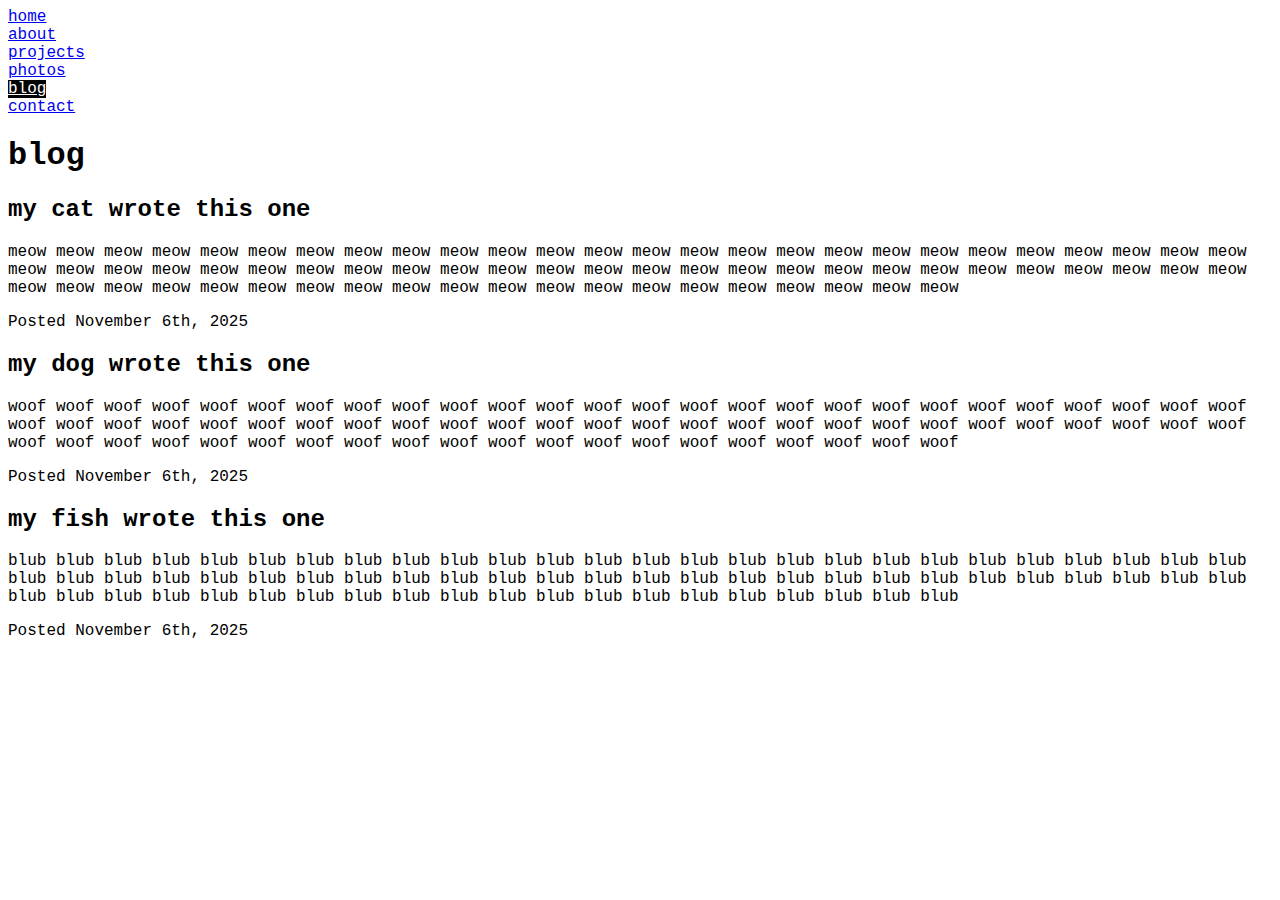
<file: blog.html>
<html lang="en">
    <head>
        <meta charset="UTF-8" />
        <meta name="viewport" content="width=device-width, initial-scale=1.0" />
        <title>Blog</title>
		<link rel="stylesheet" href="styles.css">
    </head>
    <body>
		<nav>
			<ul>
				<div id="deco"></div>
				<li><a href="/index.html">home</a></li>
				<li><a href="/about.html">about</a></li>
				<li><a href="/projects.html">projects</a></li>
				<li><a href="/photos.html">photos</a></li>
				<li><a href="/blog.html" style="background-color: black; color: white;">blog</a></li>
				<li><a href="/contact.html">contact</a></li>
			</ul>
		</nav>
        <h1>blog</h1>
        <ul id="blogList">
            <li>
                <div class="blogPost">
                    <h2 class="postTitle">my cat wrote this one</h2>
                    <p class="postBody">meow meow meow meow meow meow meow meow meow meow meow meow meow meow meow meow meow meow meow meow meow meow meow meow meow meow meow meow meow meow meow meow meow meow meow meow meow meow meow meow meow meow meow meow meow meow meow meow meow meow meow meow meow meow meow meow meow meow meow meow meow meow meow meow meow meow meow meow meow meow meow meow</p>
                    <span class="postTimestamp">Posted November 6th, 2025</span>
                </div>
            </li>
            <li>
                <div class="blogPost">
                    <h2 class="postTitle">my dog wrote this one</h2>
                    <p class="postBody">woof woof woof woof woof woof woof woof woof woof woof woof woof woof woof woof woof woof woof woof woof woof woof woof woof woof woof woof woof woof woof woof woof woof woof woof woof woof woof woof woof woof woof woof woof woof woof woof woof woof woof woof woof woof woof woof woof woof woof woof woof woof woof woof woof woof woof woof woof woof woof woof</p>
                    <span class="postTimestamp">Posted November 6th, 2025</span>
                </div>
            </li>
            <li>
                <div class="blogPost">
                    <h2 class="postTitle">my fish wrote this one</h2>
                    <p class="postBody">blub blub blub blub blub blub blub blub blub blub blub blub blub blub blub blub blub blub blub blub blub blub blub blub blub blub blub blub blub blub blub blub blub blub blub blub blub blub blub blub blub blub blub blub blub blub blub blub blub blub blub blub blub blub blub blub blub blub blub blub blub blub blub blub blub blub blub blub blub blub blub blub</p>
                    <span class="postTimestamp">Posted November 6th, 2025</span>
                </div>
            </li>
        </ul>
    </body>
</html>
</file>
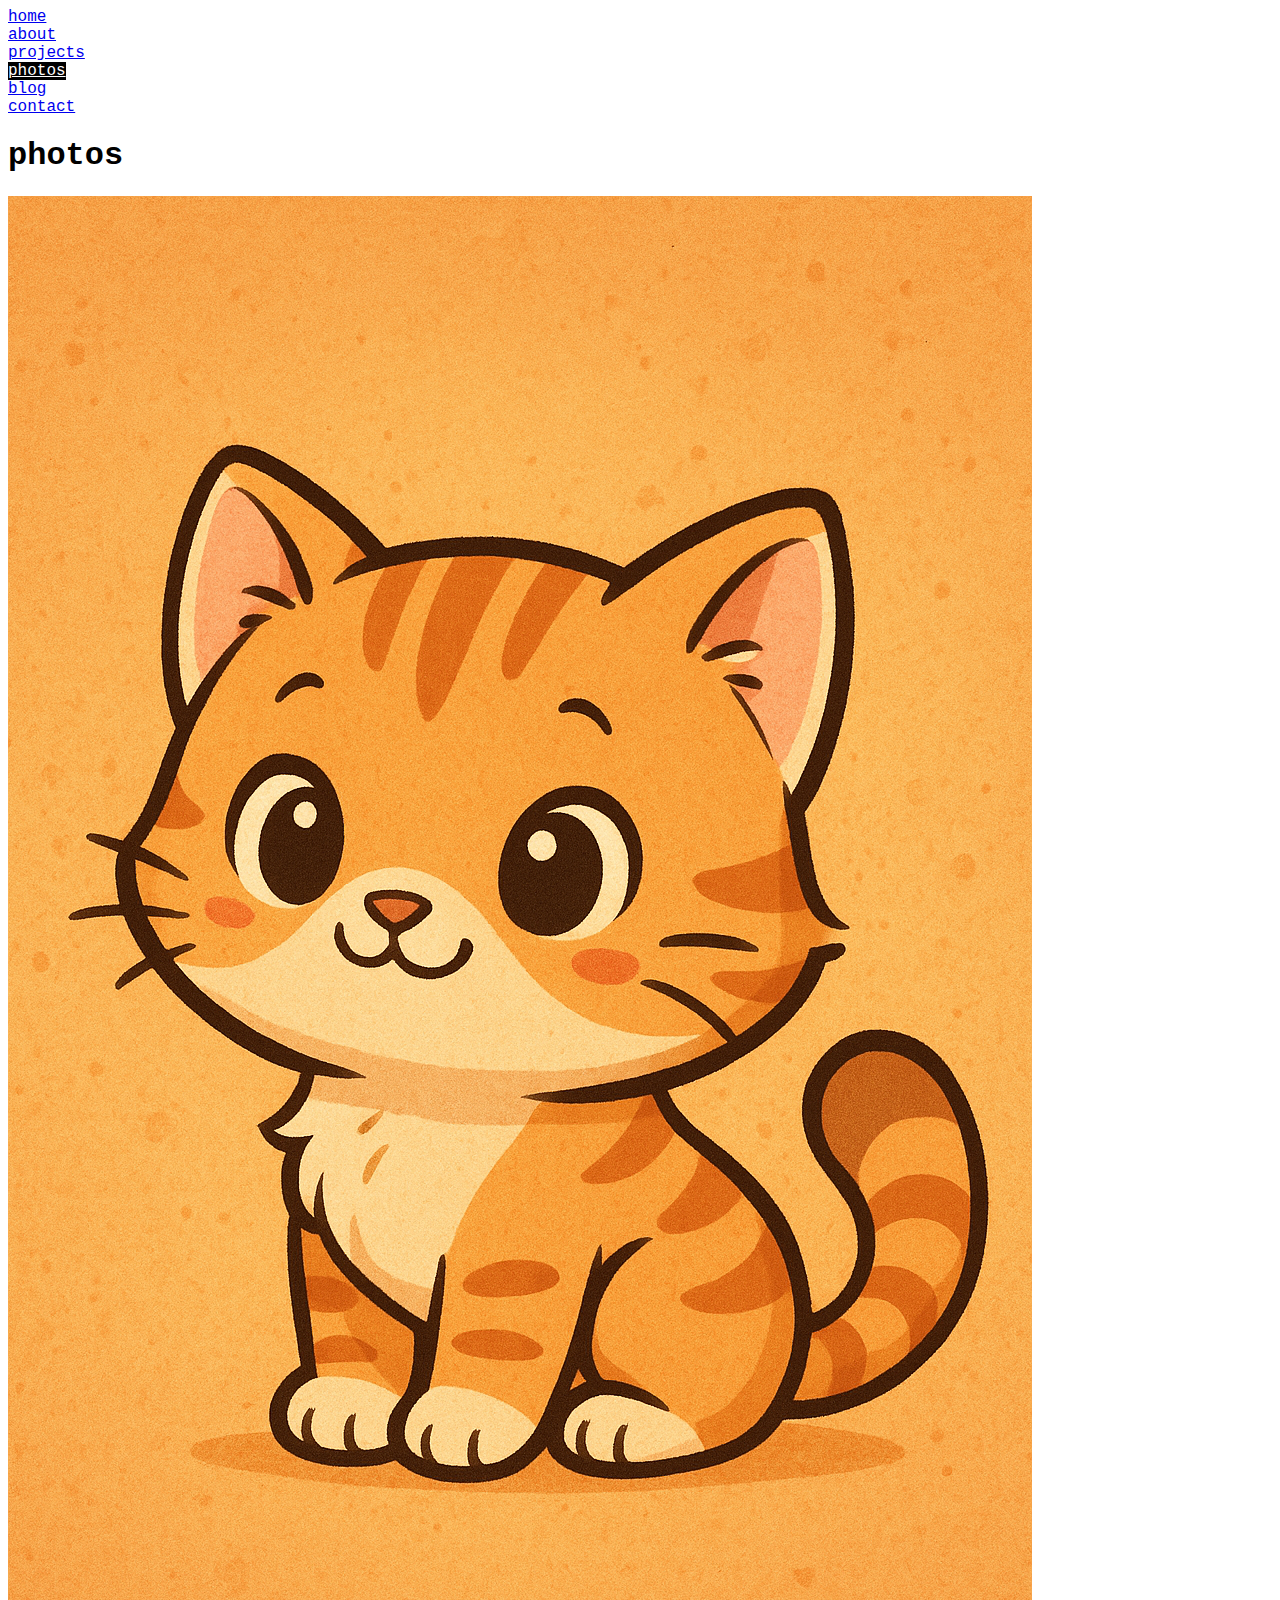
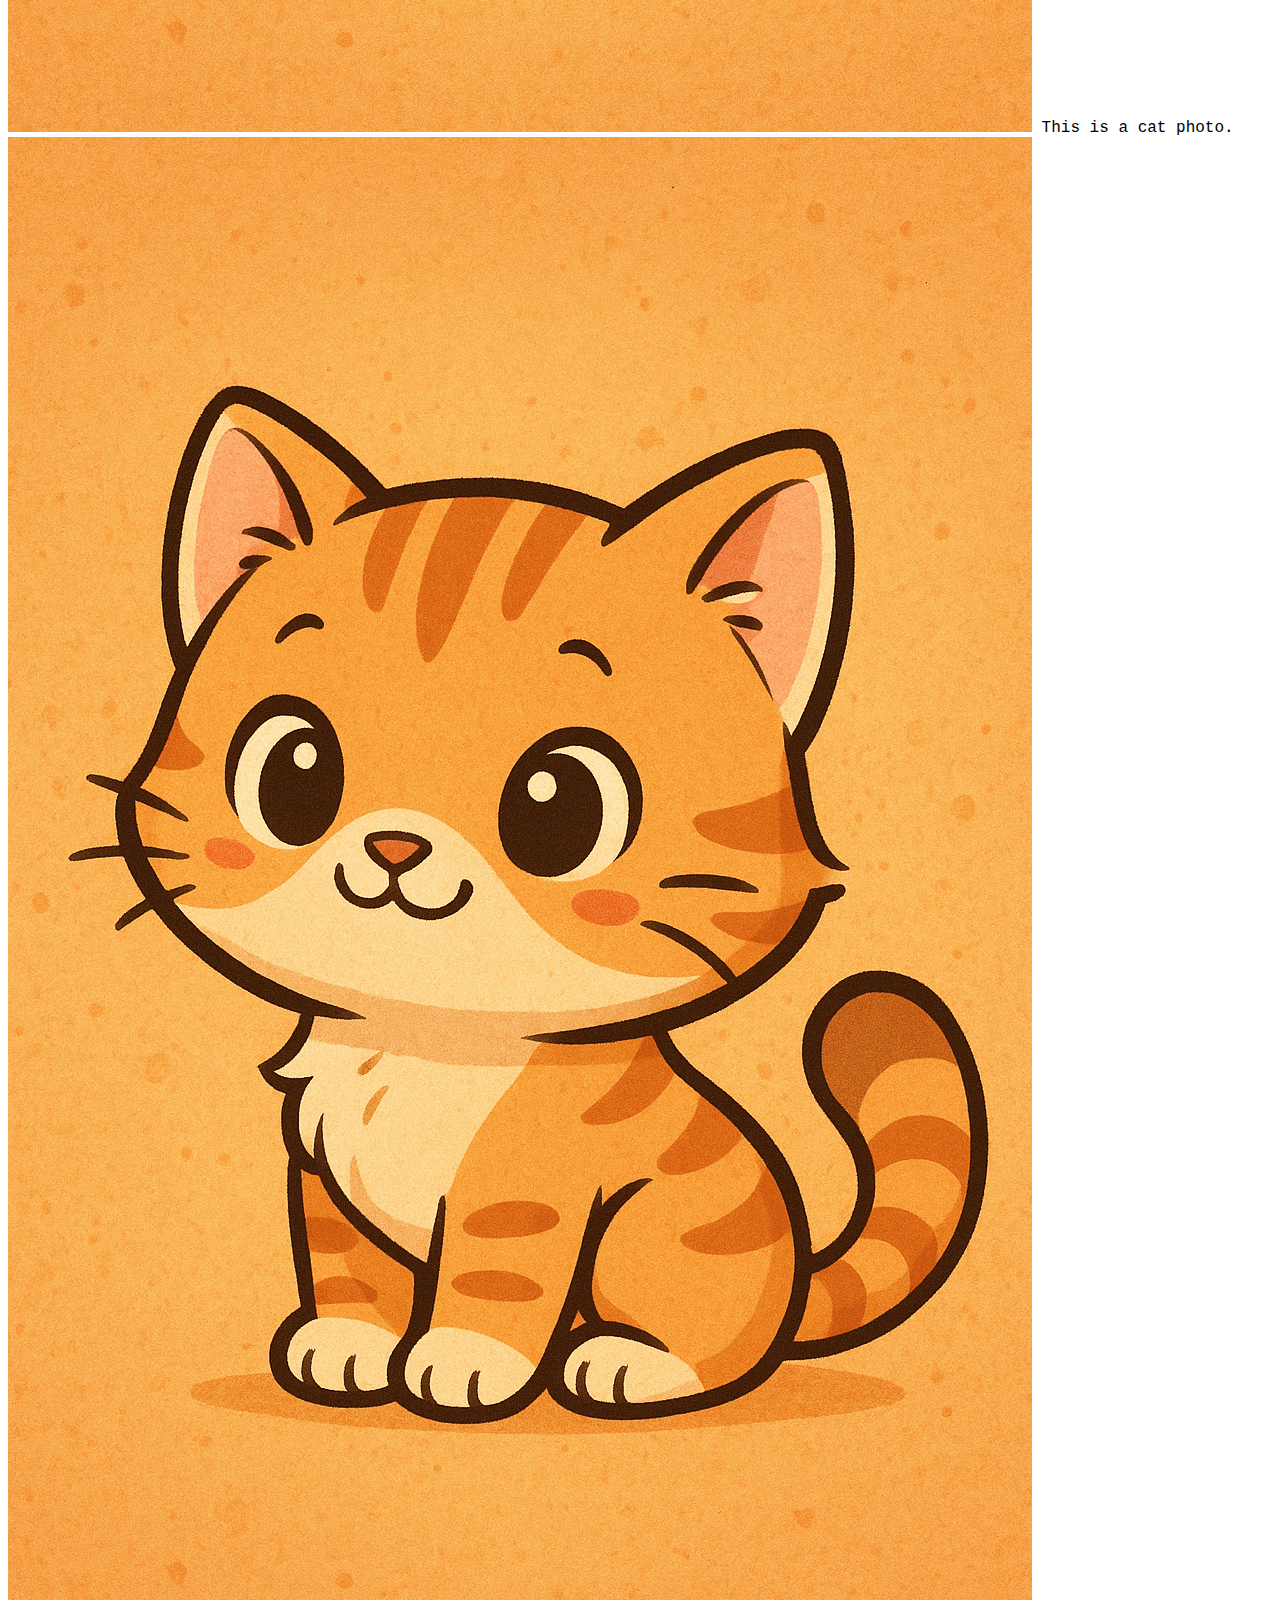
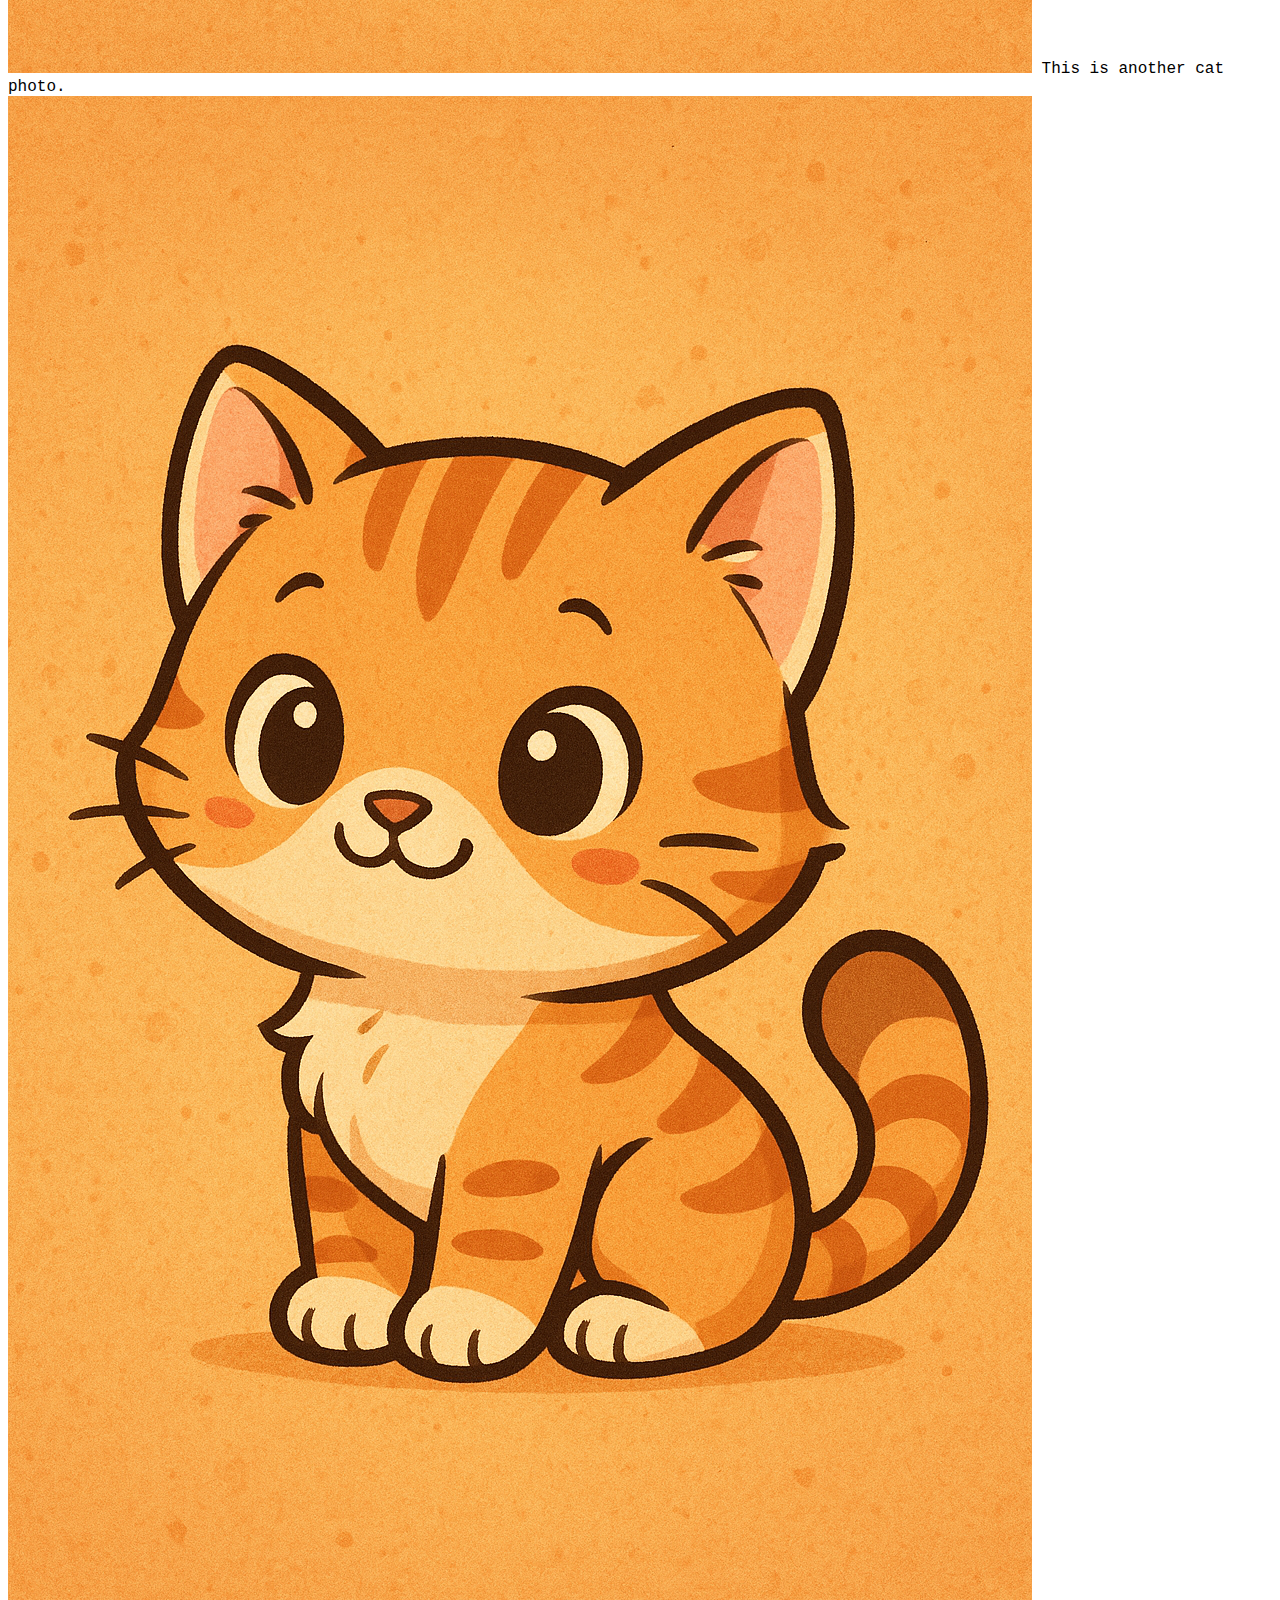
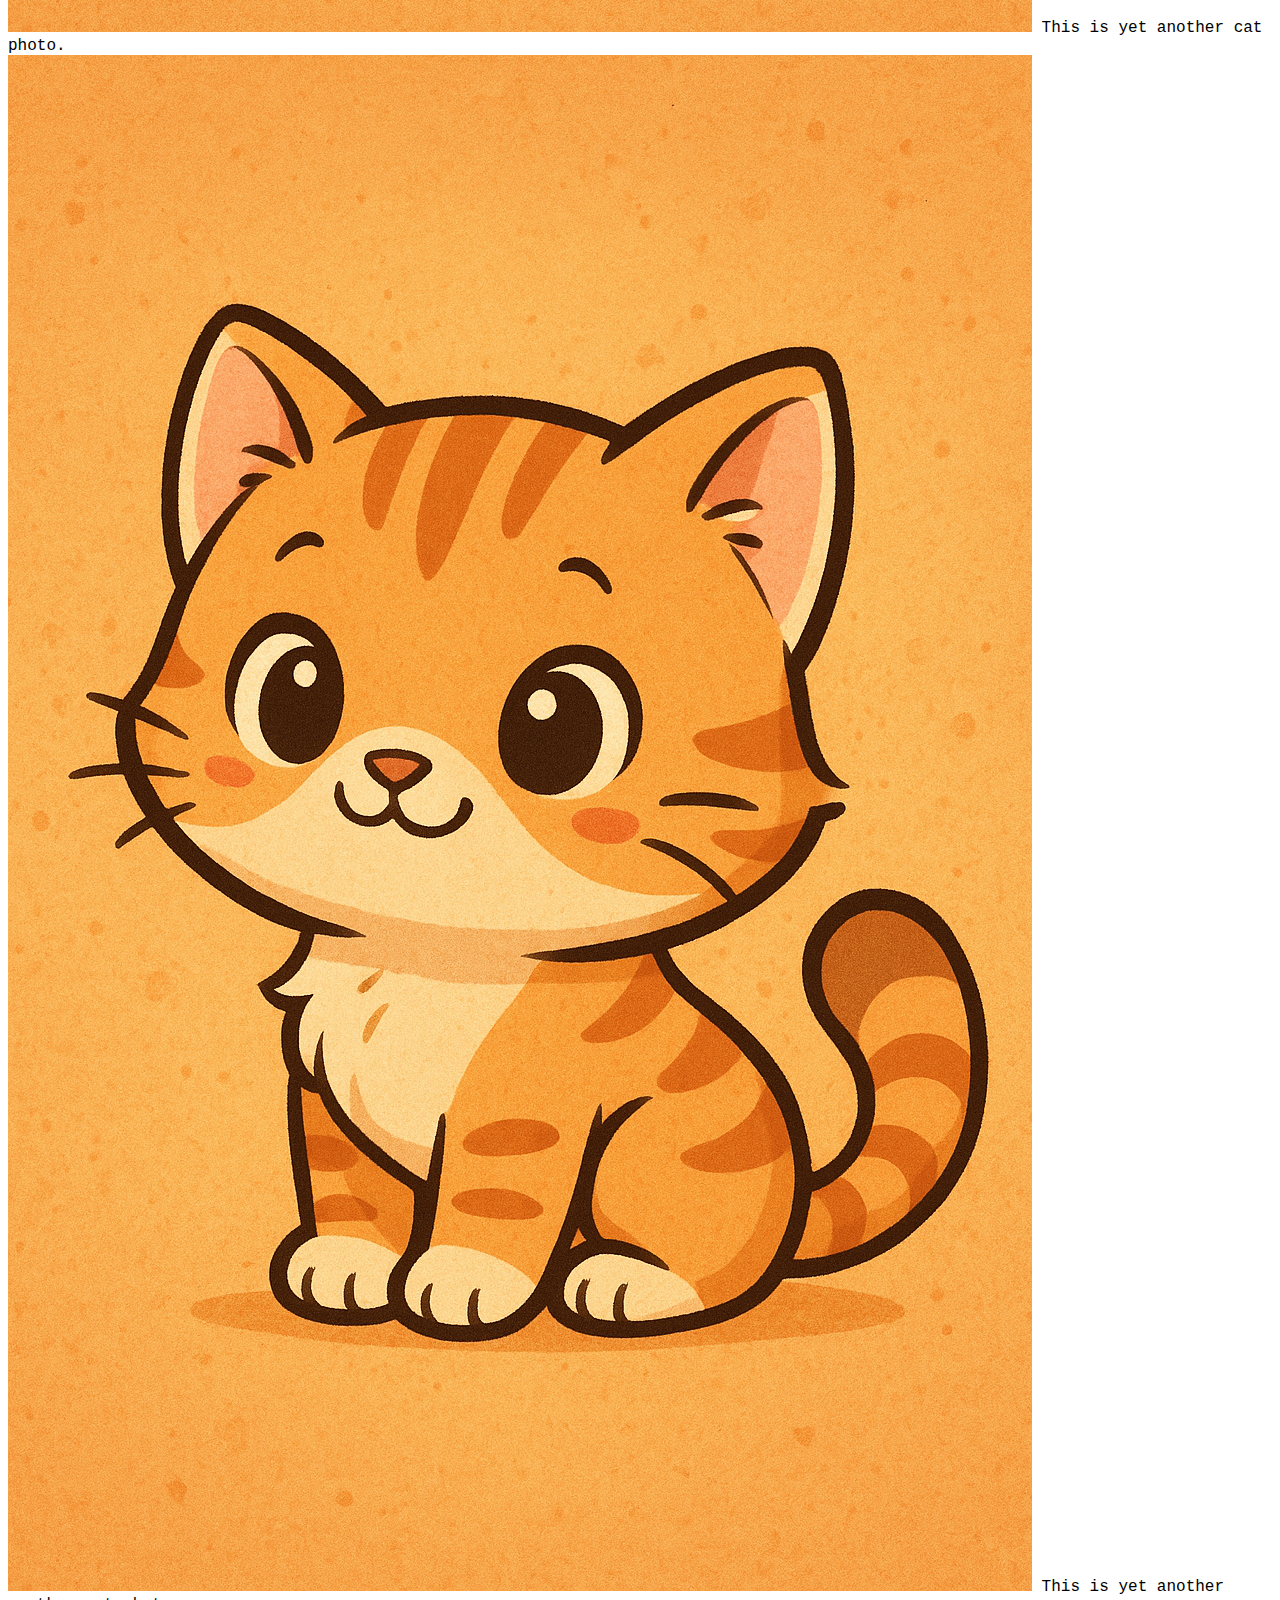
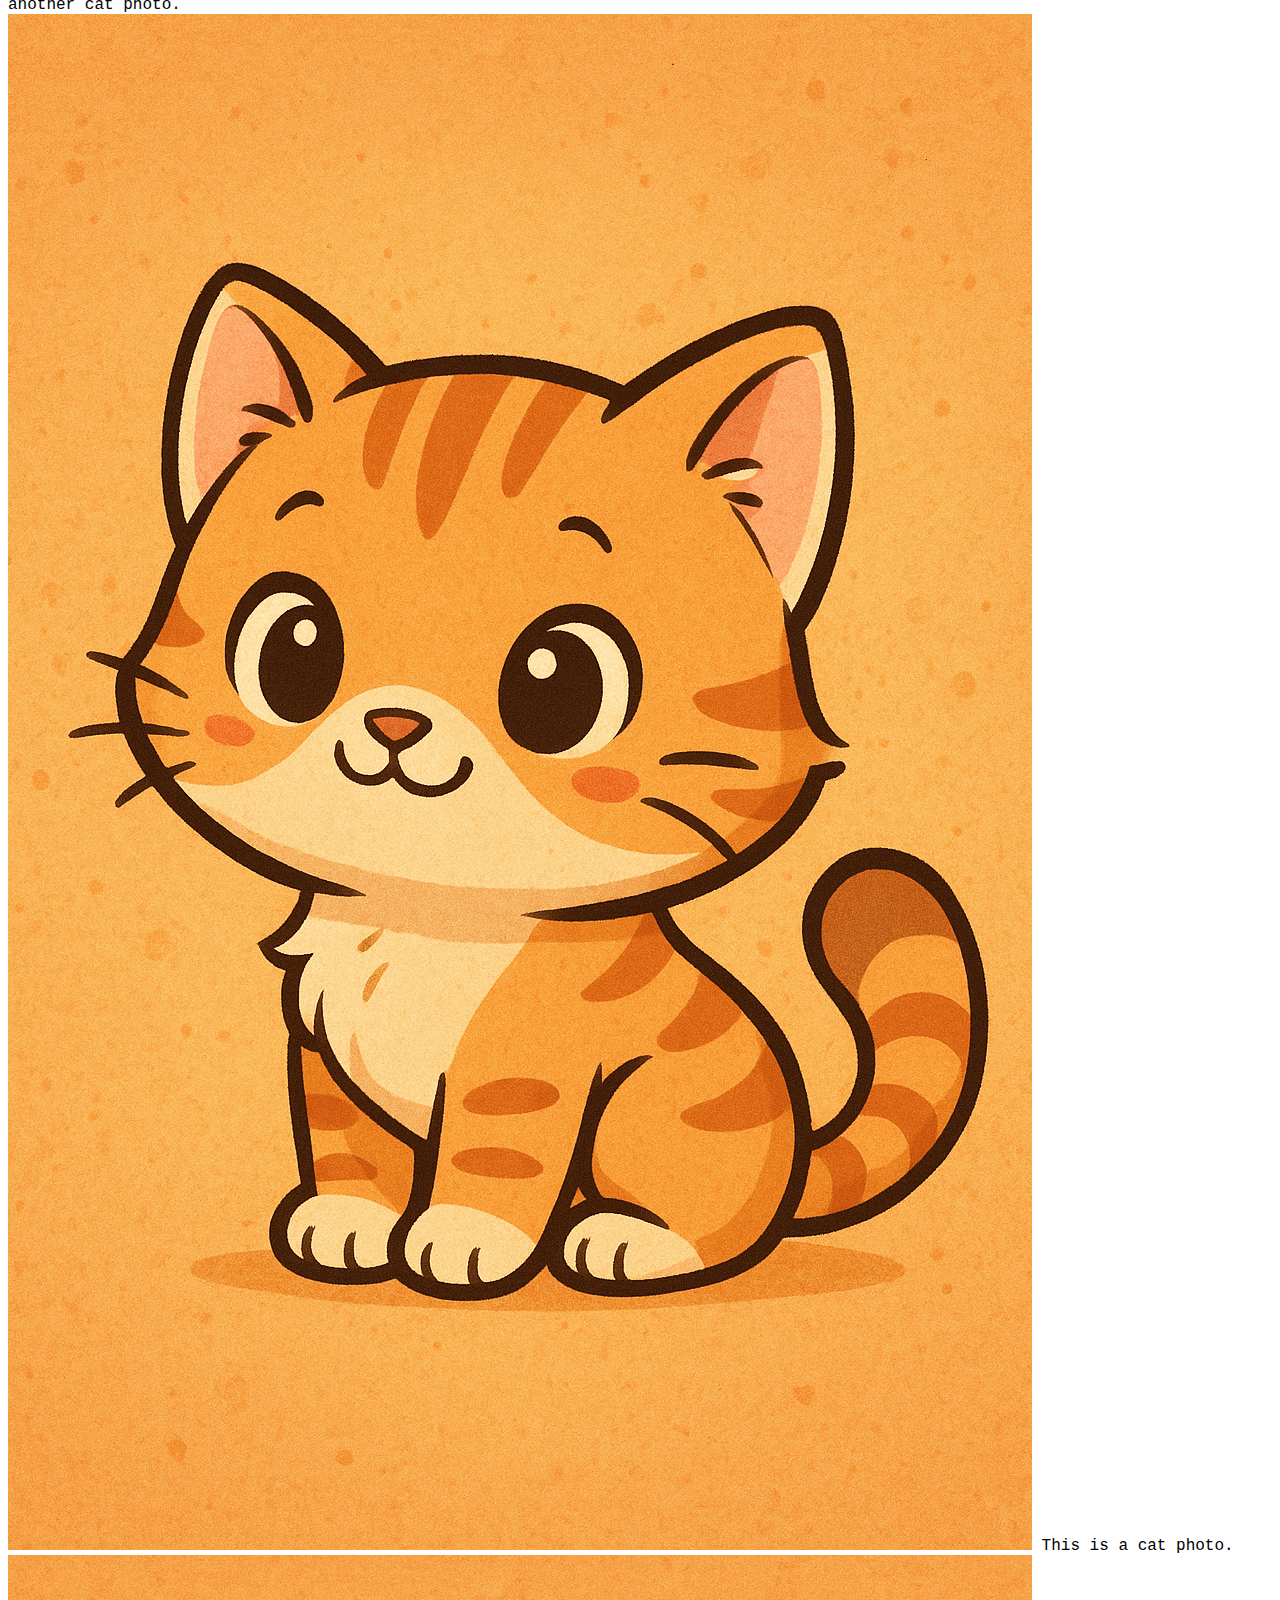
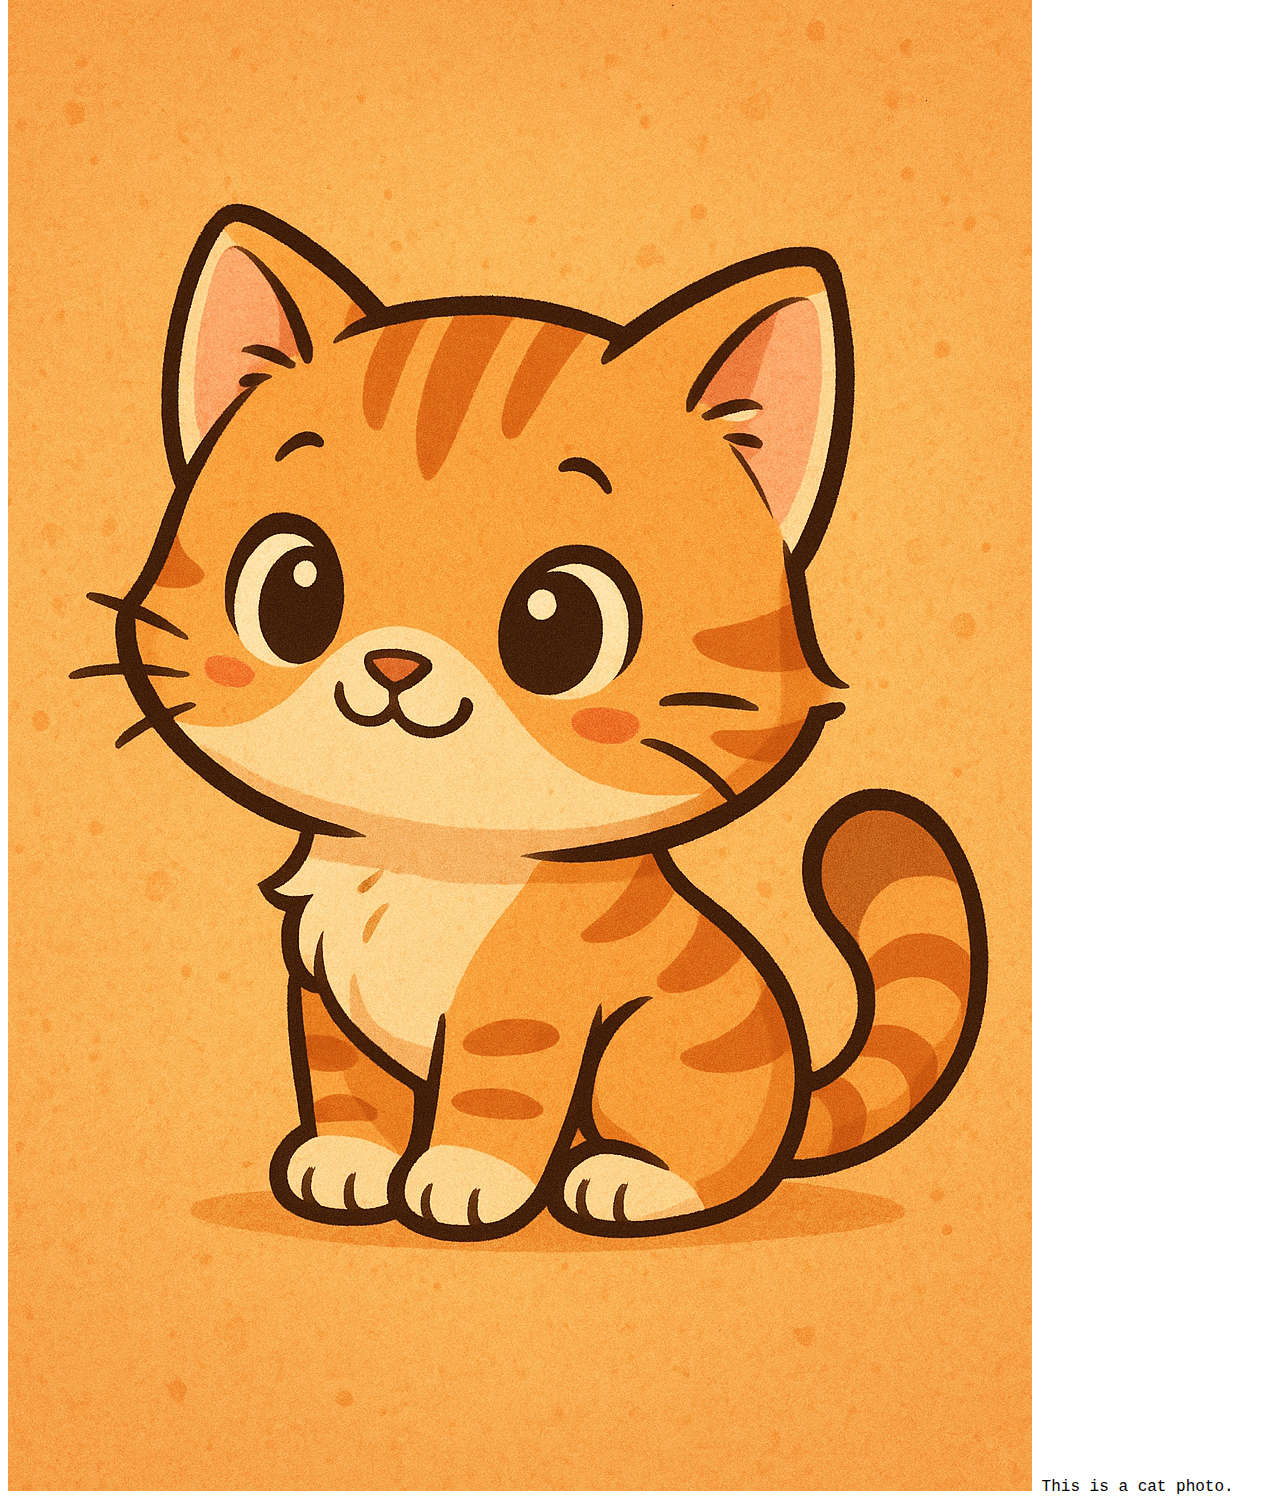
<file: photos.html>
<html lang="en">
    <head>
        <meta charset="UTF-8" />
        <meta name="viewport" content="width=device-width, initial-scale=1.0" />
        <title>Photos</title>
		<link rel="stylesheet" href="styles.css">
    </head>
    <body>
		<nav>
			<ul>
				<div id="deco"></div>
				<li><a href="/index.html">home</a></li>
				<li><a href="/about.html">about</a></li>
				<li><a href="/projects.html">projects</a></li>
				<li><a href="/photos.html" style="background-color: black; color: white;">photos</a></li>
				<li><a href="/blog.html">blog</a></li>
				<li><a href="/contact.html">contact</a></li>
			</ul>
		</nav>
        <h1>photos</h1>
        <ul id="photoGallery">
            <li>
                <img src="cat.png" alt="" class="photo">
                <span class="photoCaption">This is a cat photo.</span>
            </li>
            <li>
                <img src="cat.png" alt="" class="photo">
                <span class="photoCaption">This is another cat photo.</span>
            </li>
            <li>
                <img src="cat.png" alt="" class="photo">
                <span class="photoCaption">This is yet another cat photo.</span>
            </li>
            <li>
                <img src="cat.png" alt="" class="photo">
                <span class="photoCaption">This is yet another another cat photo.</span>
            </li>
            <li>
                <img src="cat.png" alt="" class="photo">
                <span class="photoCaption">This is a cat photo.</span>
            </li>
            <li>
                <img src="cat.png" alt="" class="photo">
                <span class="photoCaption">This is a cat photo.</span>
            </li>
        </ul>
    </body>
</html>
</file>
<file: styles.css>
html {
	font-family: 'Courier New', Courier, monospace;
}

.container {
    display: flex;
	flex-direction: column;
    align-items: center;
    justify-content: center;
	height: 600px;
}

.container > * {
	text-align: center;
}

ul {
	padding: 0;
}
</file>
